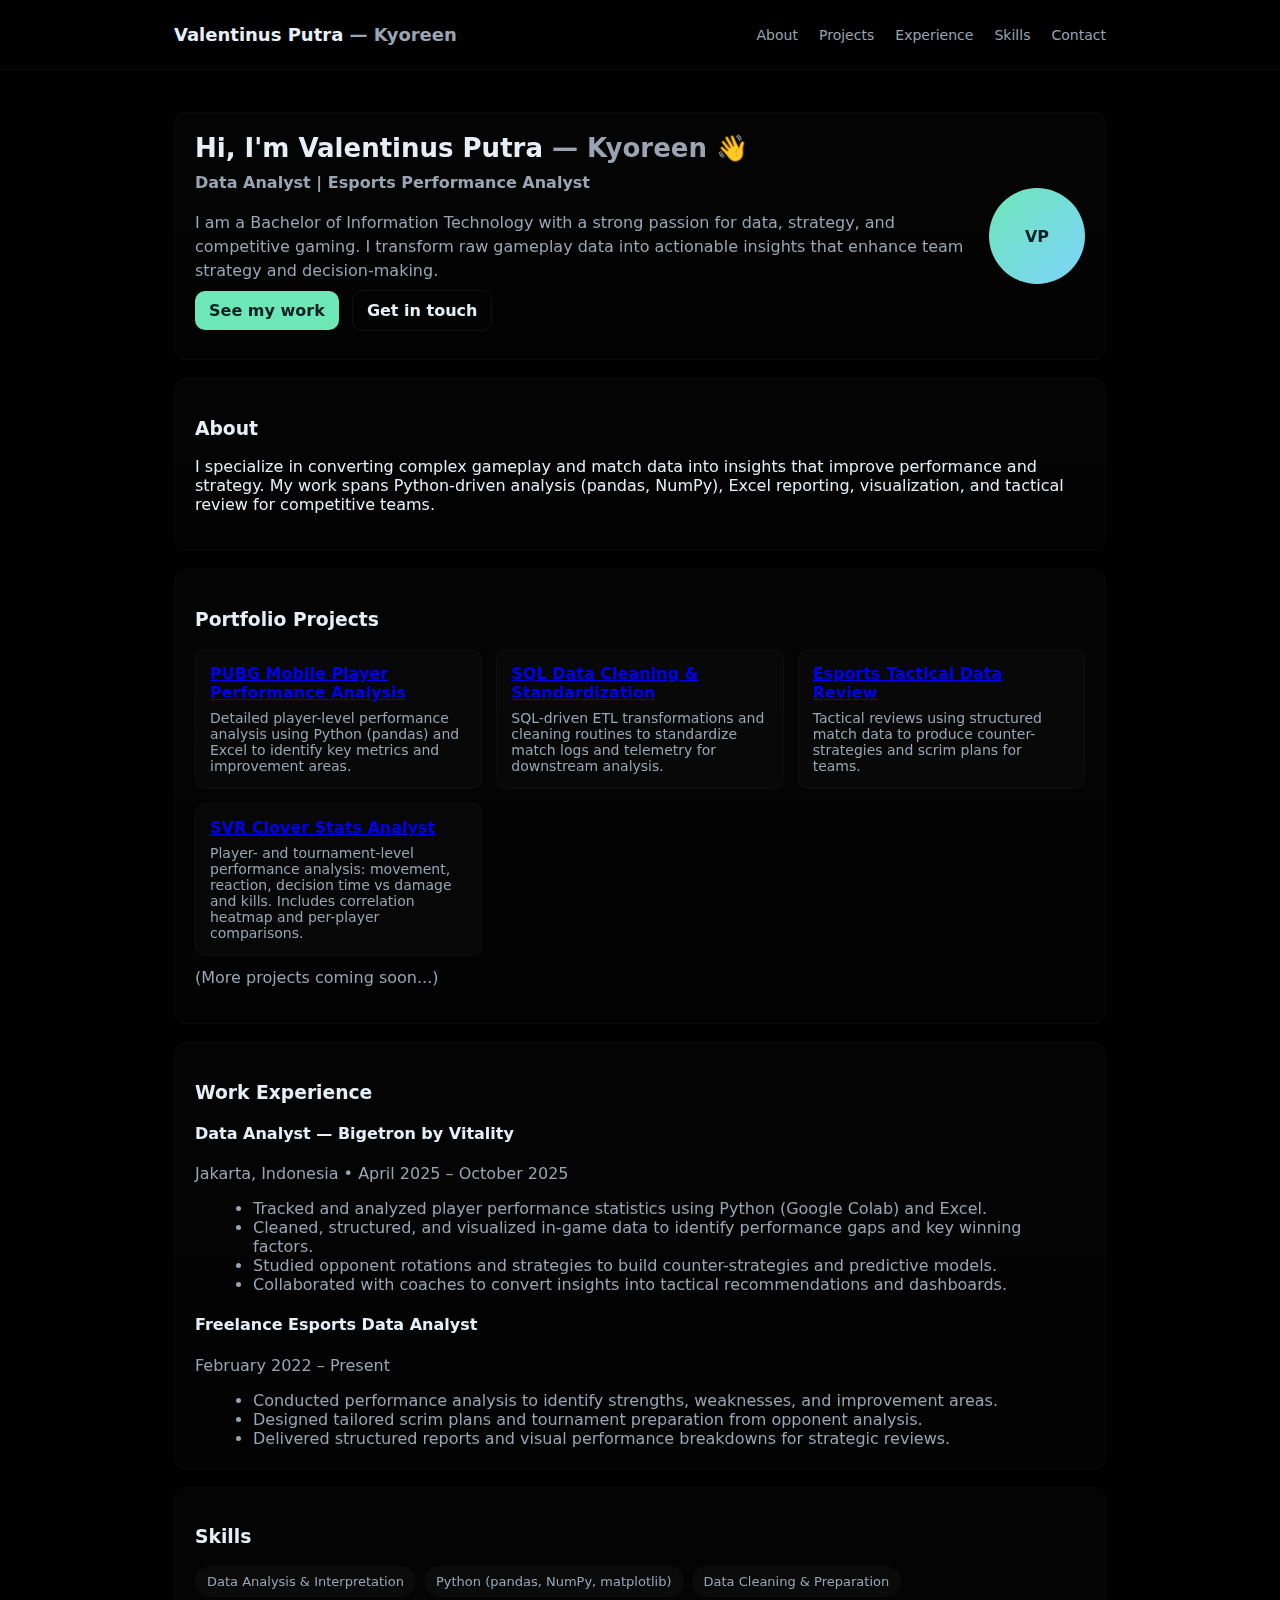
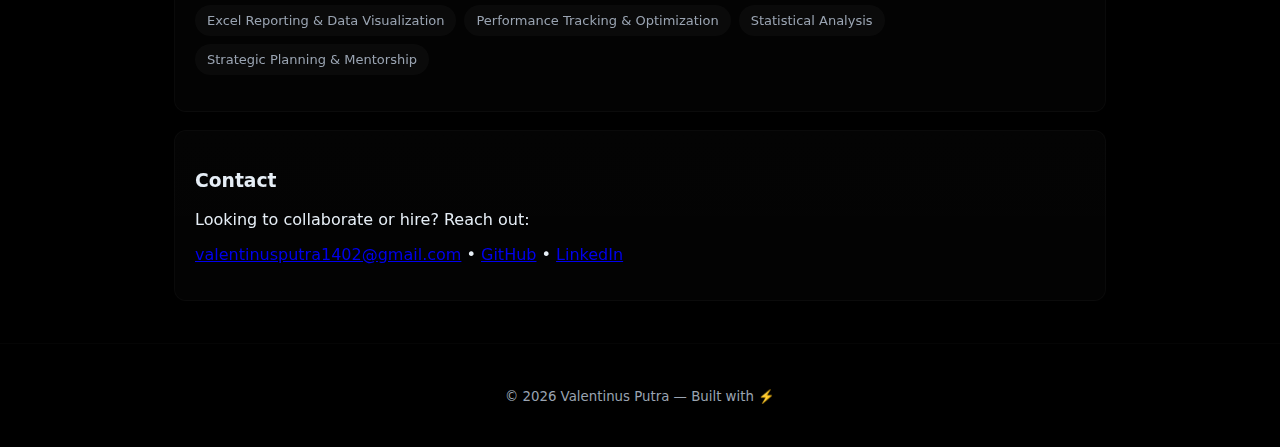
<file: index.html>
<!doctype html>
<html lang="en">
<head>
  <meta charset="utf-8" />
  <meta name="viewport" content="width=device-width,initial-scale=1" />
  <title>Valentinus Putra (Kyoreen) — Data Analyst & Esports Analyst</title>
  <link rel="stylesheet" href="assets/style.css" />
  <meta name="description" content="Portfolio of Valentinus Putra (Kyoreen) — Data Analyst & Esports Performance Analyst." />
</head>
<body>
  <header class="site-header">
    <div class="container header-inner">
      <h1>Valentinus Putra <span class="muted">— Kyoreen</span></h1>
      <nav class="nav">
        <a href="#about">About</a>
        <a href="#projects">Projects</a>
        <a href="#experience">Experience</a>
        <a href="#skills">Skills</a>
        <a href="#contact">Contact</a>
      </nav>
    </div>
  </header>

  <main class="container">
    <section id="hero" class="hero card">
      <div class="hero-content">
        <h2>Hi, I'm Valentinus Putra <span class="muted">— Kyoreen</span> 👋</h2>
        <p class="lead">Data Analyst | Esports Performance Analyst</p>
        <p>I am a Bachelor of Information Technology with a strong passion for data, strategy, and competitive gaming. I transform raw gameplay data into actionable insights that enhance team strategy and decision-making.</p>
        <p class="actions">
          <a class="btn" href="#projects">See my work</a>
          <a class="btn outline" href="#contact">Get in touch</a>
        </p>
      </div>
      <div class="hero-image">
        <div class="avatar">VP</div>
      </div>
    </section>

    <section id="about" class="card">
      <h3>About</h3>
      <p>I specialize in converting complex gameplay and match data into insights that improve performance and strategy. My work spans Python-driven analysis (pandas, NumPy), Excel reporting, visualization, and tactical review for competitive teams.</p>
    </section>

    <section id="projects" class="card">
      <h3>Portfolio Projects</h3>
      <div id="projects-grid" class="projects-grid"></div>
      <p class="muted" style="margin-top:12px;">(More projects coming soon...)</p>
    </section>

    <section id="experience" class="card">
      <h3>Work Experience</h3>
      <article class="job">
        <h4>Data Analyst — Bigetron by Vitality</h4>
        <p class="muted">Jakarta, Indonesia • April 2025 – October 2025</p>
        <ul>
          <li>Tracked and analyzed player performance statistics using Python (Google Colab) and Excel.</li>
          <li>Cleaned, structured, and visualized in-game data to identify performance gaps and key winning factors.</li>
          <li>Studied opponent rotations and strategies to build counter-strategies and predictive models.</li>
          <li>Collaborated with coaches to convert insights into tactical recommendations and dashboards.</li>
        </ul>
      </article>

      <article class="job">
        <h4>Freelance Esports Data Analyst</h4>
        <p class="muted">February 2022 – Present</p>
        <ul>
          <li>Conducted performance analysis to identify strengths, weaknesses, and improvement areas.</li>
          <li>Designed tailored scrim plans and tournament preparation from opponent analysis.</li>
          <li>Delivered structured reports and visual performance breakdowns for strategic reviews.</li>
        </ul>
      </article>
    </section>

    <section id="skills" class="card">
      <h3>Skills</h3>
      <ul class="skills-list">
        <li>Data Analysis & Interpretation</li>
        <li>Python (pandas, NumPy, matplotlib)</li>
        <li>Data Cleaning & Preparation</li>
        <li>Excel Reporting & Data Visualization</li>
        <li>Performance Tracking & Optimization</li>
        <li>Statistical Analysis</li>
        <li>Strategic Planning & Mentorship</li>
      </ul>
    </section>

    <section id="contact" class="card">
      <h3>Contact</h3>
      <p>Looking to collaborate or hire? Reach out:</p>
      <p>
        <a href="mailto:valentinusputra1402@gmail.com">valentinusputra1402@gmail.com</a> •
        <a href="https://github.com/Valent1402" target="_blank" rel="noopener">GitHub</a> •
        <a href="https://www.linkedin.com/in/valentinus-putra-setiawan-38a5b6332" target="_blank" rel="noopener">LinkedIn</a>
      </p>
    </section>
  </main>

  <footer class="site-footer">
    <div class="container">
      <small>© <span id="footer-year"></span> Valentinus Putra — Built with ⚡️</small>
    </div>
  </footer>

  <script src="assets/script.js"></script>
</body>
</html>
</file>
<file: assets/style.css>
:root{
  --bg:#000000;
  --card:#0b0b0b;
  --muted:#9aa4b2;
  --accent:#6ee7b7;
  --text:#e6eef6;
  --radius:12px;
  --max-width:980px;
}
*{box-sizing:border-box}
html,body{height:100%}
body{
  margin:0;
  font-family:Inter, system-ui, -apple-system, "Segoe UI", Roboto, "Helvetica Neue", Arial;
  background: var(--bg);
  color:var(--text);
  -webkit-font-smoothing:antialiased;
  -moz-osx-font-smoothing:grayscale;
}
.container{max-width:var(--max-width);margin:0 auto;padding:24px}
.site-header{background:transparent;border-bottom:1px solid rgba(255,255,255,0.03)}
.header-inner{display:flex;align-items:center;justify-content:space-between;gap:12px}
.site-header h1{font-size:18px;margin:0}
.muted{color:var(--muted)}
.nav a{color:var(--muted);text-decoration:none;margin-left:16px;font-size:14px}
.hero{display:flex;gap:24px;align-items:center;padding:28px 0}
.hero-content h2{margin:0 0 8px 0;font-size:26px}
.lead{color:var(--accent);font-weight:600;margin-top:6px}
.hero-content p{color:var(--muted);line-height:1.5}
.actions{margin-top:12px}
.btn{background:var(--accent);color:#062024;padding:10px 14px;border-radius:10px;text-decoration:none;font-weight:600}
.btn.outline{background:transparent;border:1px solid rgba(255,255,255,0.06);color:var(--text);margin-left:8px}
.card{
  background: linear-gradient(180deg, rgba(255,255,255,0.015), rgba(255,255,255,0.01));
  padding:20px;
  margin:18px 0;
  border-radius:var(--radius);
  border:1px solid rgba(255,255,255,0.03);
  backdrop-filter: blur(4px);
}
.projects-grid{display:grid;grid-template-columns:repeat(auto-fit,minmax(240px,1fr));gap:14px;margin-top:12px}
.project{padding:14px;border-radius:10px;background:rgba(255,255,255,0.02);border:1px solid rgba(255,255,255,0.03)}
.project h4{margin:0 0 8px 0}
.project p{margin:0;color:var(--muted);font-size:14px}
.skills-list{list-style:none;padding:0;display:flex;gap:8px;flex-wrap:wrap;margin-top:8px}
.skills-list li{background:rgba(255,255,255,0.03);padding:8px 12px;border-radius:999px;font-size:13px;color:var(--muted)}
.site-footer{padding:18px 0;color:var(--muted);text-align:center;border-top:1px solid rgba(255,255,255,0.02)}
.avatar{width:96px;height:96px;border-radius:50%;background:linear-gradient(135deg,var(--accent),#7dd3fc);display:flex;align-items:center;justify-content:center;color:#062024;font-weight:700}
.job ul{margin:8px 0 0 18px;color:var(--muted)}
@media (max-width:720px){
  .hero{flex-direction:column;text-align:center}
  .header-inner{flex-direction:column;gap:12px}
}
</file>
